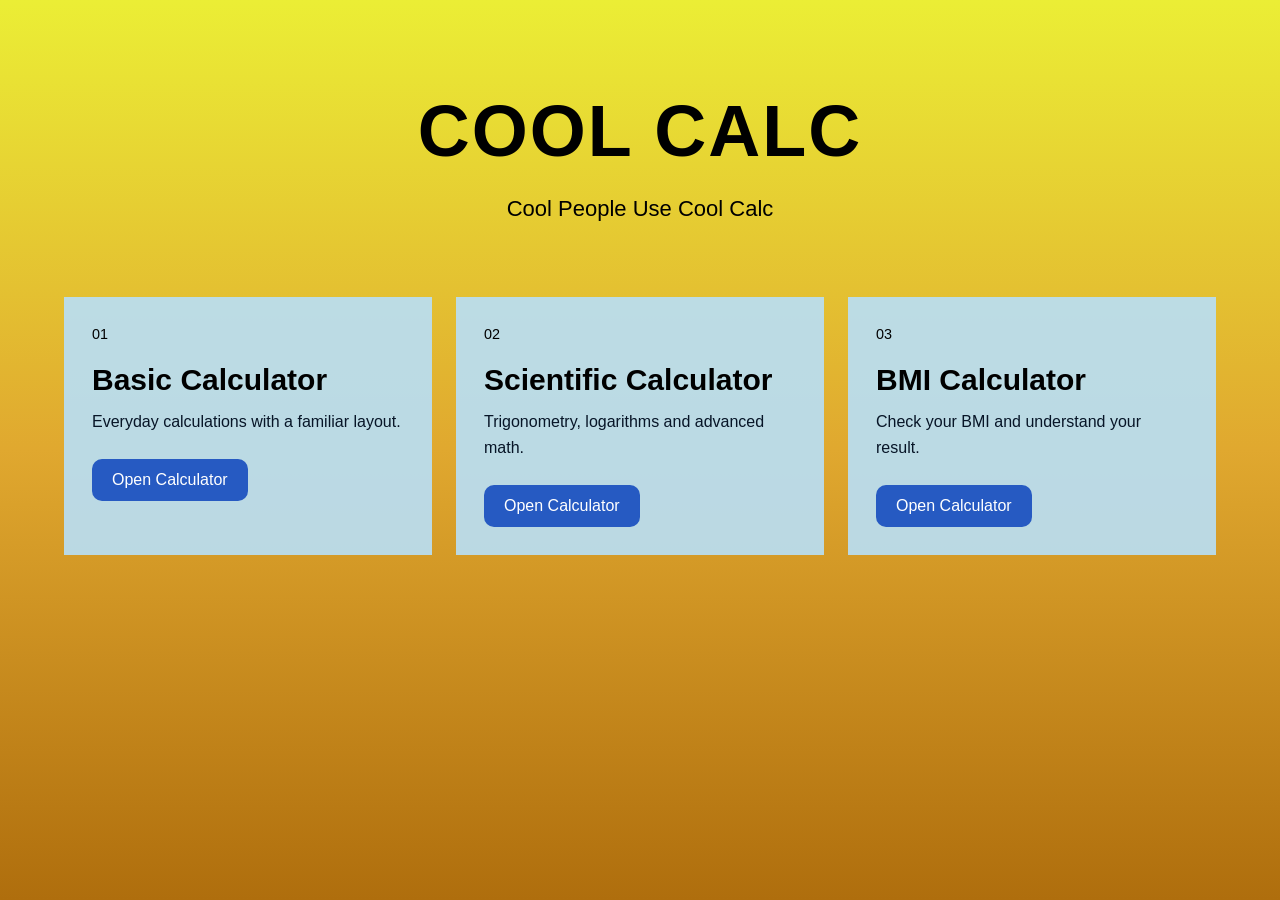
<file: index.html>
<!DOCTYPE html>
<html lang="en">
<head>
    <meta charset="UTF-8">
    <meta name="viewport" content="width=device-width, initial-scale=1.0">
    <title>COOL CALC</title>
    <link rel="stylesheet" href="css/home.css">
</head>
<body>

    <main class="hero">

        <div class="hero-content">

            <h1>COOL CALC</h1>
            <p>Cool People Use Cool Calc</p>
        </div>

        <section class="card-grid">

            <article class="calc-card">

                <div class="card-top">
                    <span>01</span>
                </div>

                <h2>Basic Calculator</h2>

                <p>Everyday calculations with a familiar layout.</p>

                <a href="pages/basic.html">Open Calculator</a>
            </article>

            <article class="calc-card">
                
                <div class="card-top">
                    <span>02</span>
                </div>

                <h2>Scientific Calculator</h2>

                <p>Trigonometry, logarithms and advanced math.</p>

                <a href="pages/scientific.html">Open Calculator</a>
            </article>

            <article class="calc-card">

                <div class="card-top">
                    <span>03</span>
                </div>

                <h2>BMI Calculator</h2>

                <p>Check your BMI and understand your result.</p>

                <a href="pages/bmi.html">Open Calculator</a>
            </article>

        </section>

    </main>

</body>
</html>
</file>
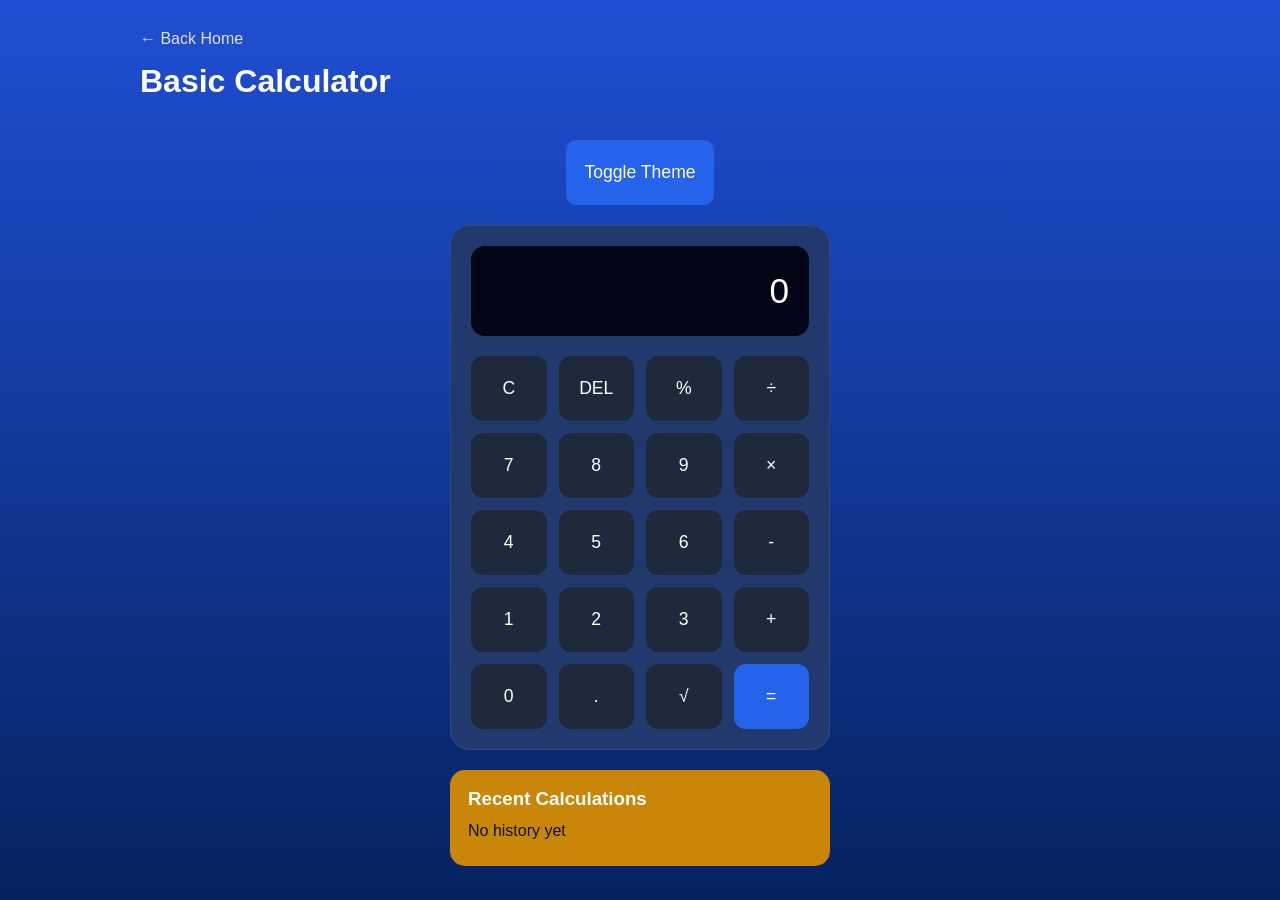
<file: pages/basic.html>
<!DOCTYPE html>
<html lang="en">
<head>
    <meta charset="UTF-8">
    <meta name="viewport" content="width=device-width, initial-scale=1.0">
    <title>Basic Calculator | COOL CALC</title>
    <link rel="stylesheet" href="../css/basic.css">
</head>
<body>

    <header>
        <a href="../index.html" class="back-link">← Back Home</a>
        <h1>Basic Calculator</h1>
    </header>

    <main>

        <div class="page-tools">
            <button id="theme-toggle">Toggle Theme</button>
        </div>

        <div class="calculator">

            <div class="display" id="display">0</div>

            <div class="buttons">

                <button data-action="clear">C</button>
                <button data-action="delete">DEL</button>
                <button data-action="percent">%</button>
                <button data-value="/">÷</button>

                <button data-value="7">7</button>
                <button data-value="8">8</button>
                <button data-value="9">9</button>
                <button data-value="*">×</button>

                <button data-value="4">4</button>
                <button data-value="5">5</button>
                <button data-value="6">6</button>
                <button data-value="-">-</button>

                <button data-value="1">1</button>
                <button data-value="2">2</button>
                <button data-value="3">3</button>
                <button data-value="+">+</button>

                <button data-value="0">0</button>
                <button data-value=".">.</button>
                <button data-action="sqrt">√</button>
                <button data-action="equals">=</button>
            </div>

        </div>

        <div class="history-box">

            <h3>Recent Calculations</h3>
            <ul id="history-list">
                <li>No history yet</li>
            </ul>

        </div>

    </main>

    <script src="../js/basic.js"></script>

</body>
</html>
</file>
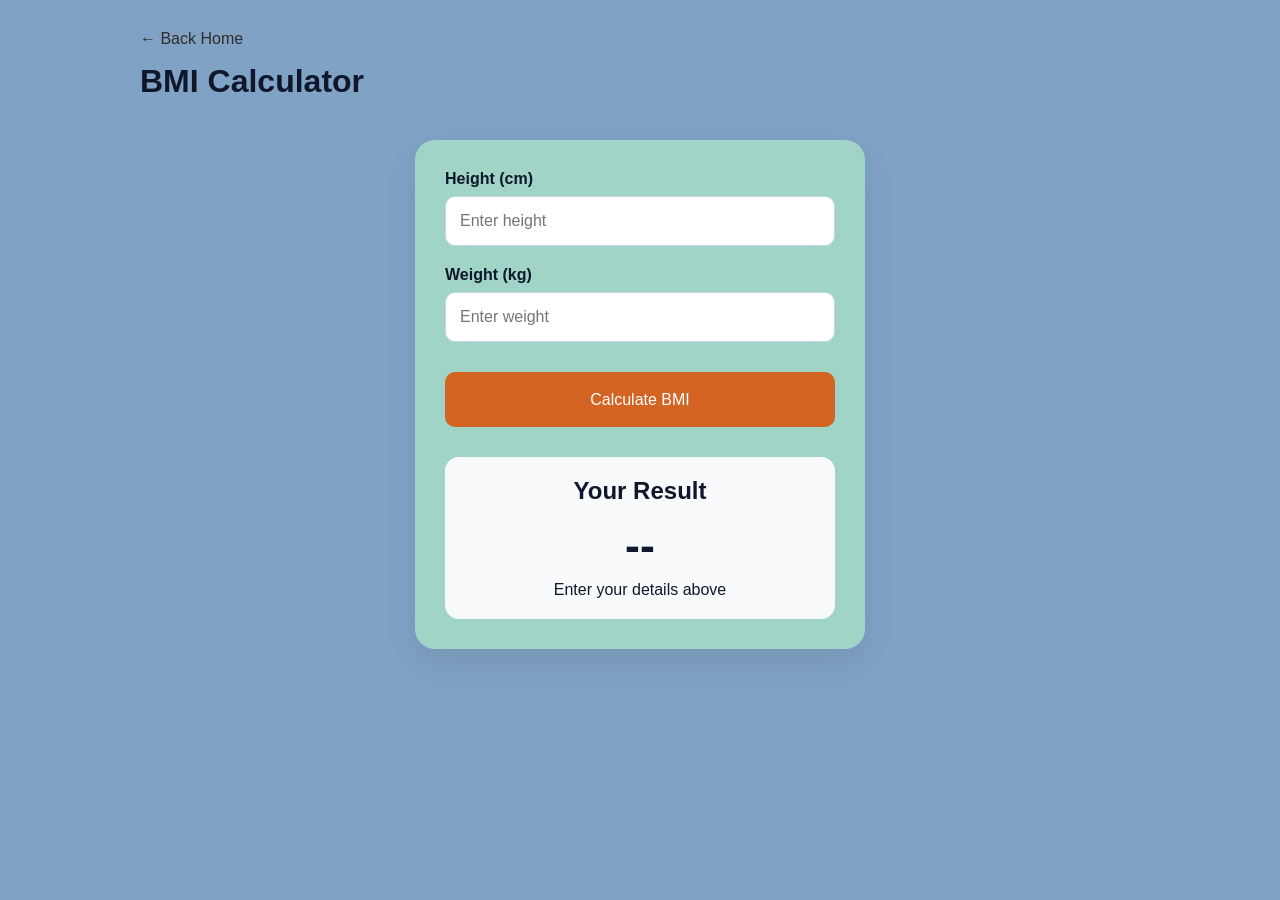
<file: pages/bmi.html>
<!DOCTYPE html>
<html lang="en">
<head>
    <meta charset="UTF-8">
    <meta name="viewport" content="width=device-width, initial-scale=1.0">
    <title>BMI Calculator | COOL CALC</title>
    <link rel="stylesheet" href="../css/bmi.css">
</head>
<body>

    <header>
        <a href="../index.html" class="back-link">← Back Home</a>
        <h1>BMI Calculator</h1>
    </header>

    <main>

        <div class="bmi-card">

            <div class="input-group">

                <label for="height">Height (cm)</label>
                <input type="number" id="height" placeholder="Enter height">
            </div>

            <div class="input-group">
                <label for="weight">Weight (kg)</label>
                <input type="number" id="weight" placeholder="Enter weight">
            </div>

            <button id="calculate-btn">Calculate BMI</button>

            <div class="result-box">
                
                <h2>Your Result</h2>
                <p id="bmi-value">--</p>
                <span id="bmi-status">Enter your details above</span>
            </div>

        </div>

    </main>

    <script src="../js/bmi.js"></script>

</body>
</html>
</file>
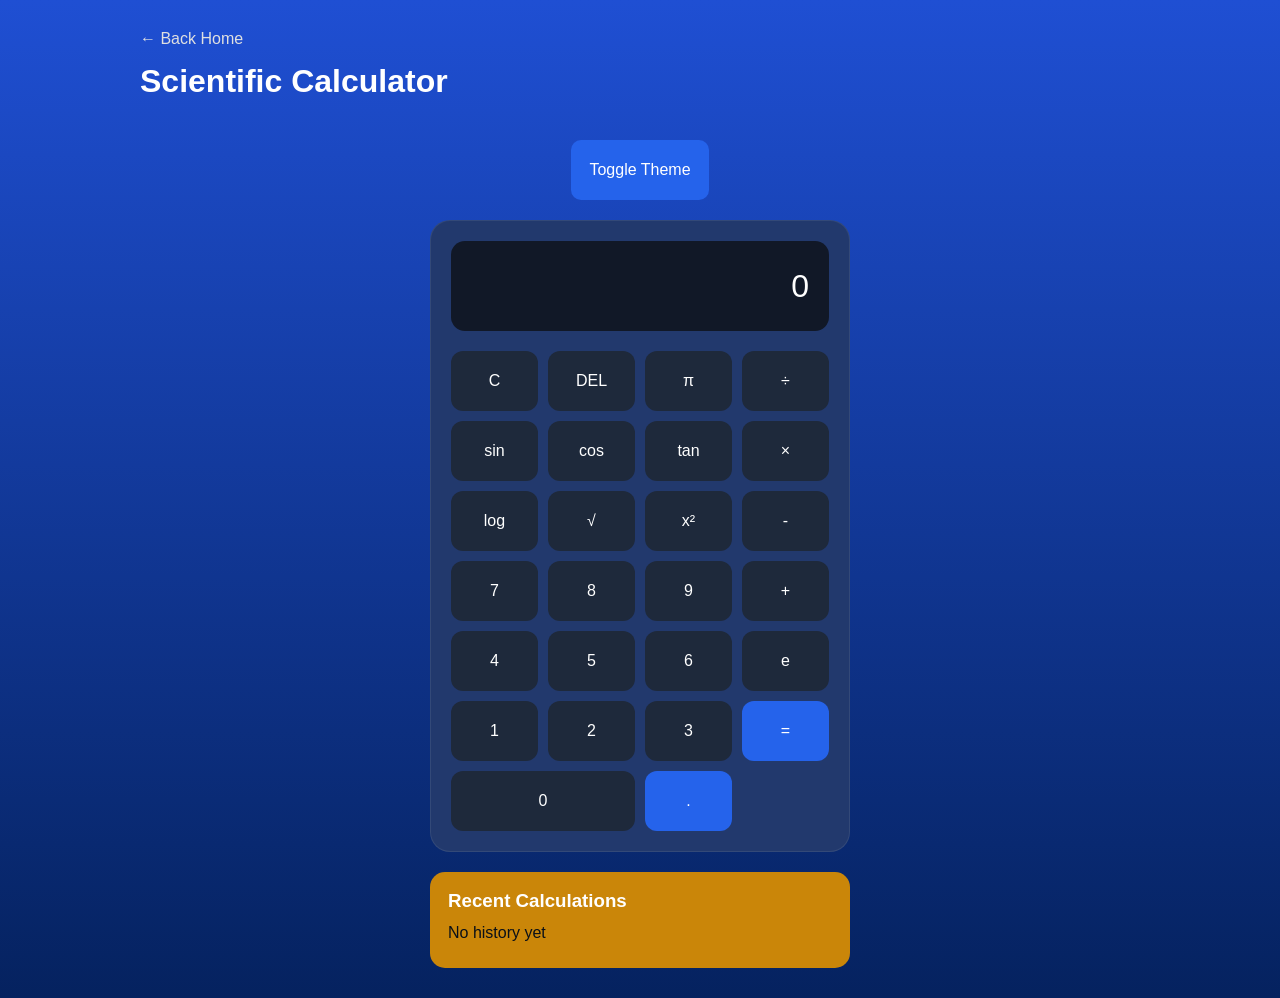
<file: pages/scientific.html>
<!DOCTYPE html>
<html lang="en">
<head>
    <meta charset="UTF-8">
    <meta name="viewport" content="width=device-width, initial-scale=1.0">
    <title>Scientific Calculator | COOL CALC</title>
    <link rel="stylesheet" href="../css/scientific.css">
</head>
<body>

    <header>
        <a href="../index.html" class="back-link">← Back Home</a>
        <h1>Scientific Calculator</h1>
    </header>

    <main>

        <div class="page-tools">
            <button id="theme-toggle">Toggle Theme</button>
        </div>

        <div class="calculator">

            <div class="display" id="display">0</div>

            <div class="buttons">

                <button data-action="clear">C</button>
                <button data-action="delete">DEL</button>
                <button data-action="pi">π</button>
                <button data-value="/">÷</button>

                <button data-action="sin">sin</button>
                <button data-action="cos">cos</button>
                <button data-action="tan">tan</button>
                <button data-value="*">×</button>

                <button data-action="log">log</button>
                <button data-action="sqrt">√</button>
                <button data-action="square">x²</button>
                <button data-value="-">-</button>

                <button data-value="7">7</button>
                <button data-value="8">8</button>
                <button data-value="9">9</button>
                <button data-value="+">+</button>

                <button data-value="4">4</button>
                <button data-value="5">5</button>
                <button data-value="6">6</button>
                <button data-action="e">e</button>

                <button data-value="1">1</button>
                <button data-value="2">2</button>
                <button data-value="3">3</button>
                <button data-action="equals">=</button>

                <button class="zero" data-value="0">0</button>
                <button data-value=".">.</button>

            </div>

        </div>

        <div class="history-box">

            <h3>Recent Calculations</h3>
            <ul id="history-list">No history yet</ul>
        </div>

    </main>

    <script src="../js/scientific.js"></script>

</body>
</html>
</file>
<file: css/home.css>
*{
    margin:0;
    padding:0;
    box-sizing:border-box;
}

body{
    font-family:Arial,sans-serif;
    min-height:100vh;
    background:linear-gradient(#ebee35, #e0a82f, #af6e0d);
    overflow-x:hidden;
    position:relative;
}


.hero{
    width:90%;
    max-width:1200px;
    margin:auto;
    padding:90px 0;
}

.hero-content{
    text-align:center;
    margin-bottom:70px;
}

.hero-content h1{
    font-size:4.5rem;
    margin-bottom:18px;
    letter-spacing:2px;
}

.hero-content p{
    max-width:550px;
    font-size: 22px;
    margin:auto;
    line-height:1.7;
    color:#000000;
}

.card-grid{
    display:grid;
    grid-template-columns:repeat(3,1fr);
    gap:24px;
}

.calc-card{
    background:rgba(185, 223, 245, 0.918);
    padding:28px;
    transition:0.25s;
}

.calc-card:hover{
    transform:translateY(-6px);
}

.card-top{
    margin-bottom:20px;
}

.card-top span{
    font-size:0.9rem;
    color:#000000;
}

.calc-card h2{
    font-size: 30px;
    margin-bottom:12px;
}

.calc-card p{
    color:#071527;
    line-height:1.6;
    margin-bottom:24px;
}

.calc-card a{
    display:inline-block;
    text-decoration:none;
    color:white;
    background:#265ac2;
    padding:12px 20px;
    border-radius:10px;
    transition:0.2s;
}

.calc-card a:hover{
    background:#1d4ed8;
}

@media(max-width:900px){

    .card-grid{
        grid-template-columns:1fr;
    }

    .hero-content h1{
        font-size:3rem;
    }
}

@media(max-width:600px) {

    .hero{
        padding:60px 0;
    }

    .hero-content h1{
        font-size:2.4rem;
    }

    .hero-content p {
        font-size:0.95rem;
    }

    .calc-card{
        padding:22px;
    }
}
</file>
<file: css/basic.css>
*{
    margin:0;
    padding:0;
    box-sizing:border-box;
}

body{
    min-height:100vh;
    font-family:Arial,sans-serif;
    background:linear-gradient(#1f4fd3, #05225f);
    color:white;
    padding:30px;
}

header{
    max-width:1000px;
    margin:auto;
    margin-bottom:40px;
}

.back-link{
    color:#e0e0e0;
    text-decoration:none;
}

header h1{
    margin-top:15px;
}

main{
    display:flex;
    flex-direction:column;
    align-items:center;
}

.page-tools{
    margin-bottom:20px;
}

#theme-toggle{
    padding:10px 18px;
    border:none;
    border-radius:10px;
    cursor:pointer;
}

.calculator{
    width:100%;
    max-width:380px;
    background:#22396d;
    border-radius:20px;
    padding:20px;
    border:1px solid rgba(255,255,255,0.08);
}

.display{
    height:90px;
    background:#020617;
    border-radius:14px;
    margin-bottom:20px;
    display:flex;
    align-items:center;
    justify-content:flex-end;
    padding:20px;
    font-size:2.2rem;
    overflow:hidden;
    word-break:break-all;
}

.buttons{
    display:grid;
    grid-template-columns:repeat(4,1fr);
    gap:12px;
}

button{
    height:65px;
    border:none;
    border-radius:12px;
    cursor:pointer;
    font-size:1.1rem;
    background:#1e293b;
    color:white;
}

button:hover{
    background:#334155;
}

button:last-child{
    background:#2563eb;
}

button:last-child:hover{
    background:#1d4ed8;
}

.history-box{
    width:100%;
    max-width:380px;
    margin-top:20px;
    background:#ca8609;
    padding:18px;
    border-radius:15px;
}

.history-box h3{
    margin-bottom:12px;
}

.history-box ul{
    list-style:none;
}

.history-box li{
    margin-bottom:8px;
    color:#0a1018;
}

.light-mode{
    background:#f5f5f5;
    color:#111;
}

.light-mode .back-link{
    color:#131010;
}

.light-mode .calculator{
    background:white;
}

.light-mode .display{
    background:#e5e7eb;
    color:#111;
}

.light-mode .history-box{
    background:rgba(199, 180, 180, 0.301);
}

@media(max-width:600px){

    body{
        padding:15px;
    }

    .display{
        font-size:1.8rem;
    }

    button{
        height:58px;
        font-size:1rem;
    }
}
</file>
<file: css/bmi.css>
*{
    margin:0;
    padding:0;
    box-sizing:border-box;
}

body{
    min-height:100vh;
    font-family:Arial,sans-serif;
    background:#7fa2c5;
    padding:30px;
    color:#0f172a;
}

header{
    max-width:1000px;
    margin:auto;
    margin-bottom:40px;
}

.back-link{
    text-decoration:none;
    color:#332c2c;
}

header h1{
    margin-top:15px;
}

main{
    display:flex;
    justify-content:center;
}

.bmi-card{
    width:450px;
    background:rgb(159, 212, 199);
    padding:30px;
    border-radius:20px;
    box-shadow:0 15px 35px rgba(0,0,0,0.08);
}

.input-group{
    margin-bottom:20px;
}

.input-group label{
    display:block;
    margin-bottom:8px;
    font-weight:600;
}

.input-group input{
    width:100%;
    height:50px;
    border:1px solid #cbd5e1;
    border-radius:10px;
    padding:0 14px;
    font-size:1rem;
}

#calculate-btn{
    width:100%;
    height:55px;
    border:none;
    border-radius:10px;
    background:#d46423;
    color:white;
    font-size:1rem;
    cursor:pointer;
    margin-top:10px;
}

#calculate-btn:hover{
    background:#cfa225;
}

.result-box{
    margin-top:30px;
    text-align:center;
    padding:20px;
    background:#f8fafc;
    border-radius:14px;
}

.result-box h2{
    margin-bottom:15px;
}

#bmi-value{
    font-size:2.8rem;
    font-weight:bold;
    margin-bottom:10px;
}

#bmi-status{
    font-size:1rem;
}

@media(max-width:500px){

    body{
        padding:15px;
    }

    .bmi-card{
        width:100%;
    }
}

@media(max-width:600px) {

    body{
        padding:15px;
    }

    .bmi-card {
        width: 100%;
        padding:22px;
    }

    #bmi-value {
        font-size:2.2rem;
    }
}
</file>
<file: css/scientific.css>
*{
    margin:0;
    padding:0;
    box-sizing:border-box;
}

body{
    min-height:100vh;
    font-family:Arial,sans-serif;
    background:linear-gradient(#1f4fd3, #05225f);
    color:white;
    padding:30px;
}

header{
    max-width:1000px;
    margin:auto;
    margin-bottom:40px;
}

.back-link{
    text-decoration:none;
    color:#e0e0e0;
}

header h1{
    margin-top:15px;
}

main{
    display:flex;
    flex-direction:column;
    align-items:center;
}

.page-tools{
    margin-bottom:20px;
}

#theme-toggle{
    padding:10px 18px;
    border:none;
    border-radius:10px;
    cursor:pointer;
}

.calculator{
    width:100%;
    max-width:420px;
    background:#22396d;
    border-radius:20px;
    padding:20px;
    border:1px solid rgba(255,255,255,0.08);
}

.display{
    height:90px;
    background:#111827;
    margin-bottom:20px;
    border-radius:14px;
    display:flex;
    justify-content:flex-end;
    align-items:center;
    padding:20px;
    font-size:2rem;
    overflow:hidden;
    word-break:break-all;
}

.buttons{
    display:grid;
    grid-template-columns:repeat(4,1fr);
    gap:10px;
}

button{
    border:none;
    height:60px;
    border-radius:12px;
    cursor:pointer;
    font-size:1rem;
    background:#1e293b;
    color:white;
    transition:.2s;
}

button:hover{
    background:#334155;
}

button:last-child{
    background:#2563eb;
}

button:last-child:hover{
    background:#1d4ed8;
}

.zero{
    grid-column:span 2;
}

button[data-action="equals"]{
    background:#2563eb;
}

button[data-action="equals"]:hover{
    background:#1d4ed8;
}

.history-box{
    width:100%;
    max-width:420px;
    margin-top:20px;
    background:#ca8609;
    padding:18px;
    border-radius:15px;
}

.history-box h3{
    margin-bottom:12px;
}

.history-box ul{
    list-style:none;
}

.history-box li{
    margin-bottom:8px;
    color:#0a1018;
}

.light-mode{
    background:#f5f5f5;
    color:#111;
}

.light-mode .back-link{
    color:#131010;
}

.light-mode .calculator{
    background:white;
}

.light-mode .display{
    background:#e5e7eb;
    color:#111;
}

.light-mode .history-box{
    background:rgba(199, 180, 180, 0.301);
}

@media(max-width:600px){

    body{
        padding:15px;
    }

    .display{
        font-size:1.6rem;
    }

    button{
        height:55px;
        font-size:0.95rem;
    }
}
</file>
